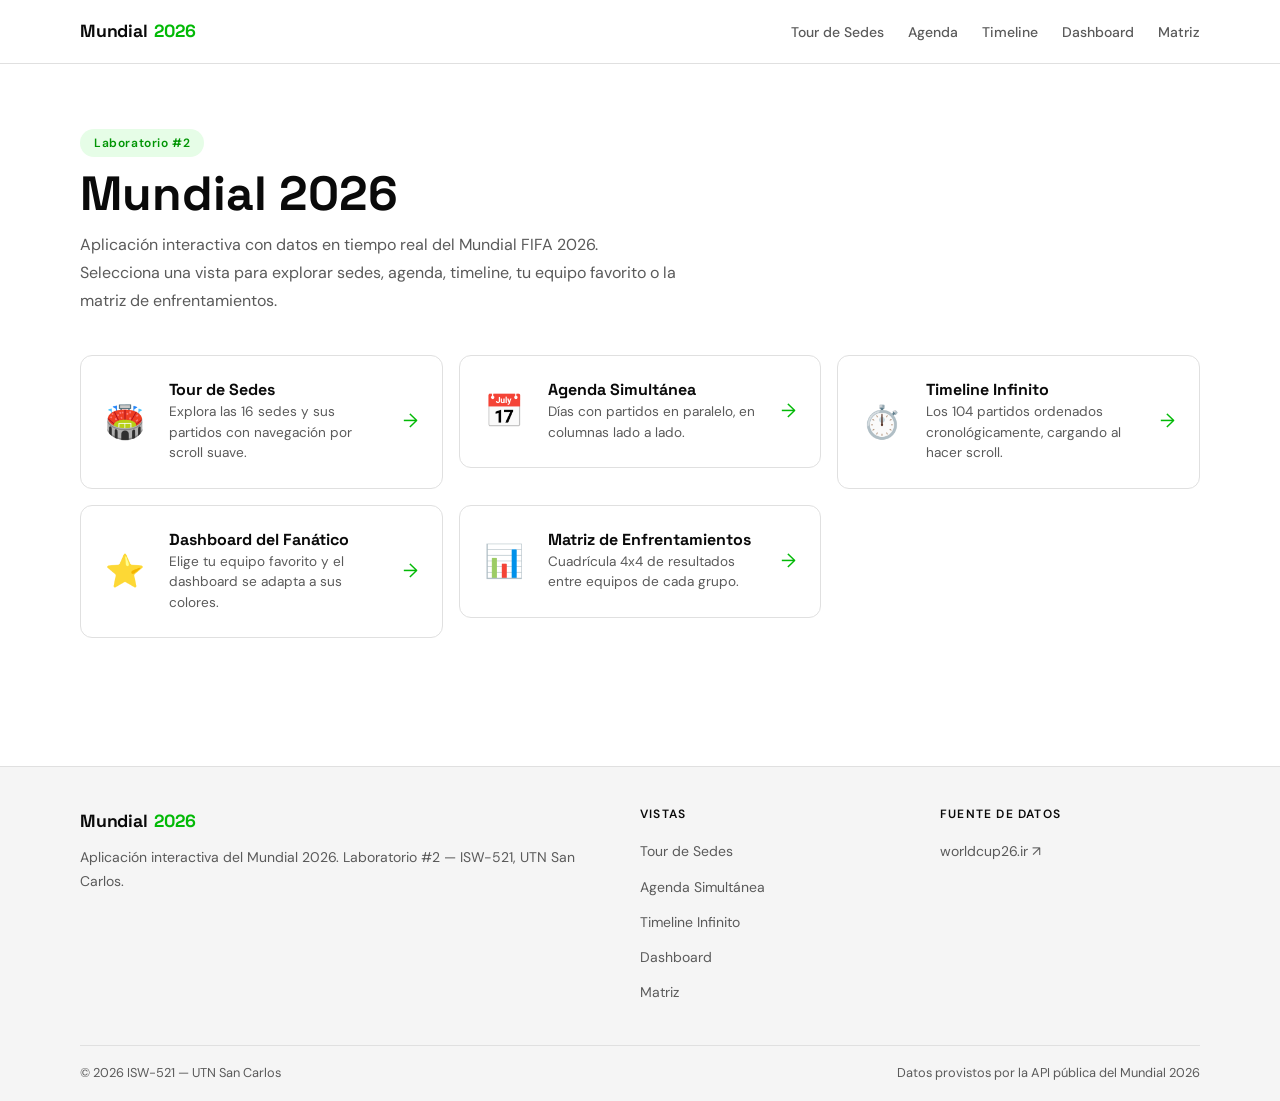
<file: index.html>
<!DOCTYPE html>
<html lang="es">
<head>
  <meta charset="UTF-8">
  <meta name="viewport" content="width=device-width, initial-scale=1.0">
  <meta name="description" content="Mundial 2026 — Aplicación interactiva. ISW-521 Laboratorio #2, UTN San Carlos.">
  <title>Mundial 2026</title>

  <link rel="stylesheet" href="assets/css/styles.css">
  <link rel="stylesheet" href="assets/css/components.css">

  <script src="assets/js/components.js" defer></script>
</head>
<body>

  <nav-bar></nav-bar>

  <main id="main-content">
    <section class="section" aria-labelledby="inicio-titulo">
      <div class="container">

        <header class="section_header">
          <span class="section_badge">Laboratorio #2</span>
          <h1 id="inicio-titulo">Mundial 2026</h1>
          <p>
            Aplicación interactiva con datos en tiempo real del
            Mundial FIFA 2026. Selecciona una vista para explorar
            sedes, agenda, timeline, tu equipo favorito o la
            matriz de enfrentamientos.
          </p>
        </header>

        <!-- Grid de accesos a las 5 vistas — CSS Grid -->
        <nav aria-label="Vistas disponibles">
          <ul class="vistas_grid" role="list">

            <li>
              <a href="pages/tour-sedes.html" class="vista_card" aria-label="Ir al Tour Virtual de Sedes">
                <span class="vista_icono" aria-hidden="true">🏟️</span>
                <div class="vista_info">
                  <h2 class="vista_titulo">Tour de Sedes</h2>
                  <p class="vista_desc">Explora las 16 sedes y sus partidos con navegación por scroll suave.</p>
                </div>
                <span class="vista_flecha" aria-hidden="true">→</span>
              </a>
            </li>

            <li>
              <a href="pages/agenda-simultanea.html" class="vista_card" aria-label="Ir a la Agenda Simultánea">
                <span class="vista_icono" aria-hidden="true">📅</span>
                <div class="vista_info">
                  <h2 class="vista_titulo">Agenda Simultánea</h2>
                  <p class="vista_desc">Días con partidos en paralelo, en columnas lado a lado.</p>
                </div>
                <span class="vista_flecha" aria-hidden="true">→</span>
              </a>
            </li>

            <li>
              <a href="pages/timeline-infinito.html" class="vista_card" aria-label="Ir al Timeline Infinito">
                <span class="vista_icono" aria-hidden="true">⏱️</span>
                <div class="vista_info">
                  <h2 class="vista_titulo">Timeline Infinito</h2>
                  <p class="vista_desc">Los 104 partidos ordenados cronológicamente, cargando al hacer scroll.</p>
                </div>
                <span class="vista_flecha" aria-hidden="true">→</span>
              </a>
            </li>

            <li>
              <a href="pages/dashboard-fanatico.html" class="vista_card" aria-label="Ir al Dashboard del Fanático">
                <span class="vista_icono" aria-hidden="true">⭐</span>
                <div class="vista_info">
                  <h2 class="vista_titulo">Dashboard del Fanático</h2>
                  <p class="vista_desc">Elige tu equipo favorito y el dashboard se adapta a sus colores.</p>
                </div>
                <span class="vista_flecha" aria-hidden="true">→</span>
              </a>
            </li>

            <li>
              <a href="pages/matriz-enfrentamientos.html" class="vista_card" aria-label="Ir a la Matriz de Enfrentamientos">
                <span class="vista_icono" aria-hidden="true">📊</span>
                <div class="vista_info">
                  <h2 class="vista_titulo">Matriz de Enfrentamientos</h2>
                  <p class="vista_desc">Cuadrícula 4x4 de resultados entre equipos de cada grupo.</p>
                </div>
                <span class="vista_flecha" aria-hidden="true">→</span>
              </a>
            </li>

          </ul>
        </nav>

      </div>
    </section>
  </main>

  <site-footer></site-footer>

</body>
</html>
</file>
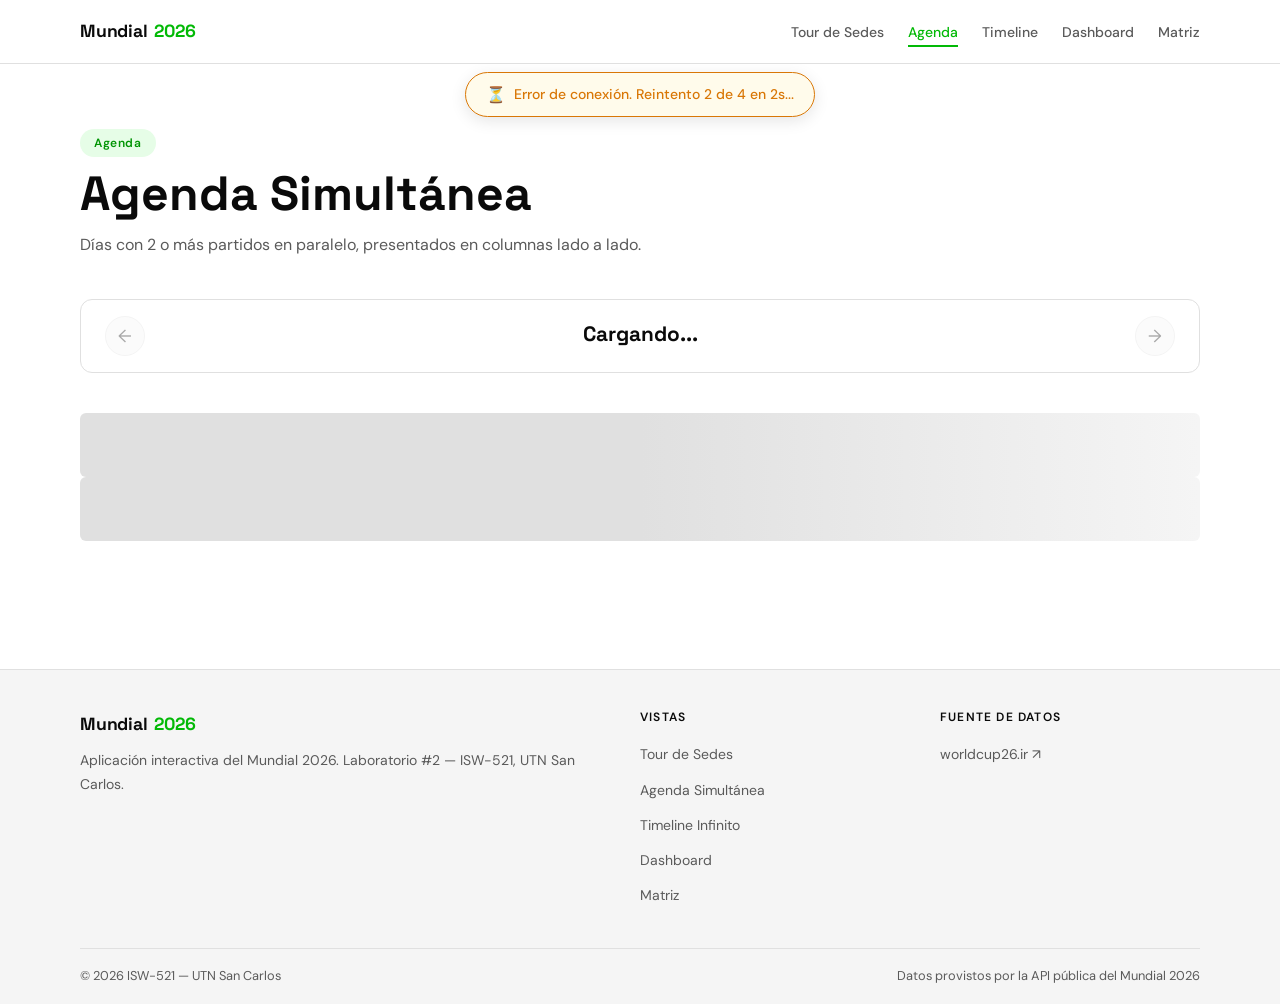
<file: pages/agenda-simultanea.html>
<!DOCTYPE html>
<html lang="es">
<head>
  <meta charset="UTF-8">
  <meta name="viewport" content="width=device-width, initial-scale=1.0">
  <meta name="description" content="Agenda Simultánea — Mundial 2026. Días con partidos en paralelo.">
  <title>Agenda Simultánea</title>

  <link rel="stylesheet" href="../assets/css/styles.css">
  <link rel="stylesheet" href="../assets/css/components.css">
  <link rel="stylesheet" href="../assets/css/pages/agenda.css">
</head>
<body>

  <!-- Elementos globales requeridos por ui.js -->
  <div id="modal_overlay" class="modal_overlay" hidden></div>
  <div id="modal_sesion" class="modal_sesion" hidden role="dialog" aria-modal="false" aria-labelledby="modal_sesion_titulo">
    <span class="modal_sesion_icono" aria-hidden="true">🔒</span>
    <h2 id="modal_sesion_titulo">Sesión expirada</h2>
    <p>Tu sesión ha expirado. Volvé a conectarte para continuar.</p>
    <div class="modal_sesion_acciones">
      <button id="btn_reautenticar" class="btn btn_primary">Volver a conectar</button>
    </div>
  </div>

  <div id="banner_cache" class="banner_cache" hidden role="status" aria-live="polite">
    <span class="banner_cache_icono" aria-hidden="true">⚠️</span>
    <p>Mostrando datos no actualizados (sin conexión)</p>
  </div>

  <div id="banner_countdown" class="banner_countdown" hidden role="status" aria-live="polite">
    <span class="banner_countdown_icono" aria-hidden="true">⏳</span>
    <span id="texto_countdown" class="texto_countdown"></span>
  </div>

  <nav-bar></nav-bar>

  <main id="main-content">
    <section class="section" aria-labelledby="agenda-titulo">
      <div class="container">

        <header class="section_header">
          <span class="section_badge">Agenda</span>
          <h1 id="agenda-titulo">Agenda Simultánea</h1>
          <p>Días con 2 o más partidos en paralelo, presentados en columnas lado a lado.</p>
        </header>

        <!-- Navegación de fechas -->
        <div class="fecha_nav" aria-label="Navegación entre fechas">
          <button
            id="btn_fecha_anterior"
            class="fecha_nav_btn"
            aria-label="Fecha anterior"
            disabled
          >
            ←
          </button>

          <div class="fecha_nav_info">
            <span id="titulo_fecha" class="fecha_nav_titulo" aria-live="polite">
              Cargando...
            </span>
            <span id="contador_fecha" class="fecha_nav_contador" aria-live="polite"></span>
          </div>

          <button
            id="btn_fecha_siguiente"
            class="fecha_nav_btn"
            aria-label="Fecha siguiente"
            disabled
          >
            →
          </button>
        </div>

        <!-- Contenedor del layout dividido -->
        <div
          id="contenedor_agenda"
          aria-live="polite"
          aria-label="Partidos simultáneos de la fecha seleccionada"
        >
          <!-- Renderizado por agenda.js -->
        </div>

      </div>
    </section>
  </main>

  <site-footer></site-footer>

  <script src="../assets/js/components.js"></script>
  <script src="../assets/js/ui.js"></script>
  <script src="../assets/js/api.js"></script>
  <script src="../assets/js/pages/agenda.js"></script>

</body>
</html>
</file>
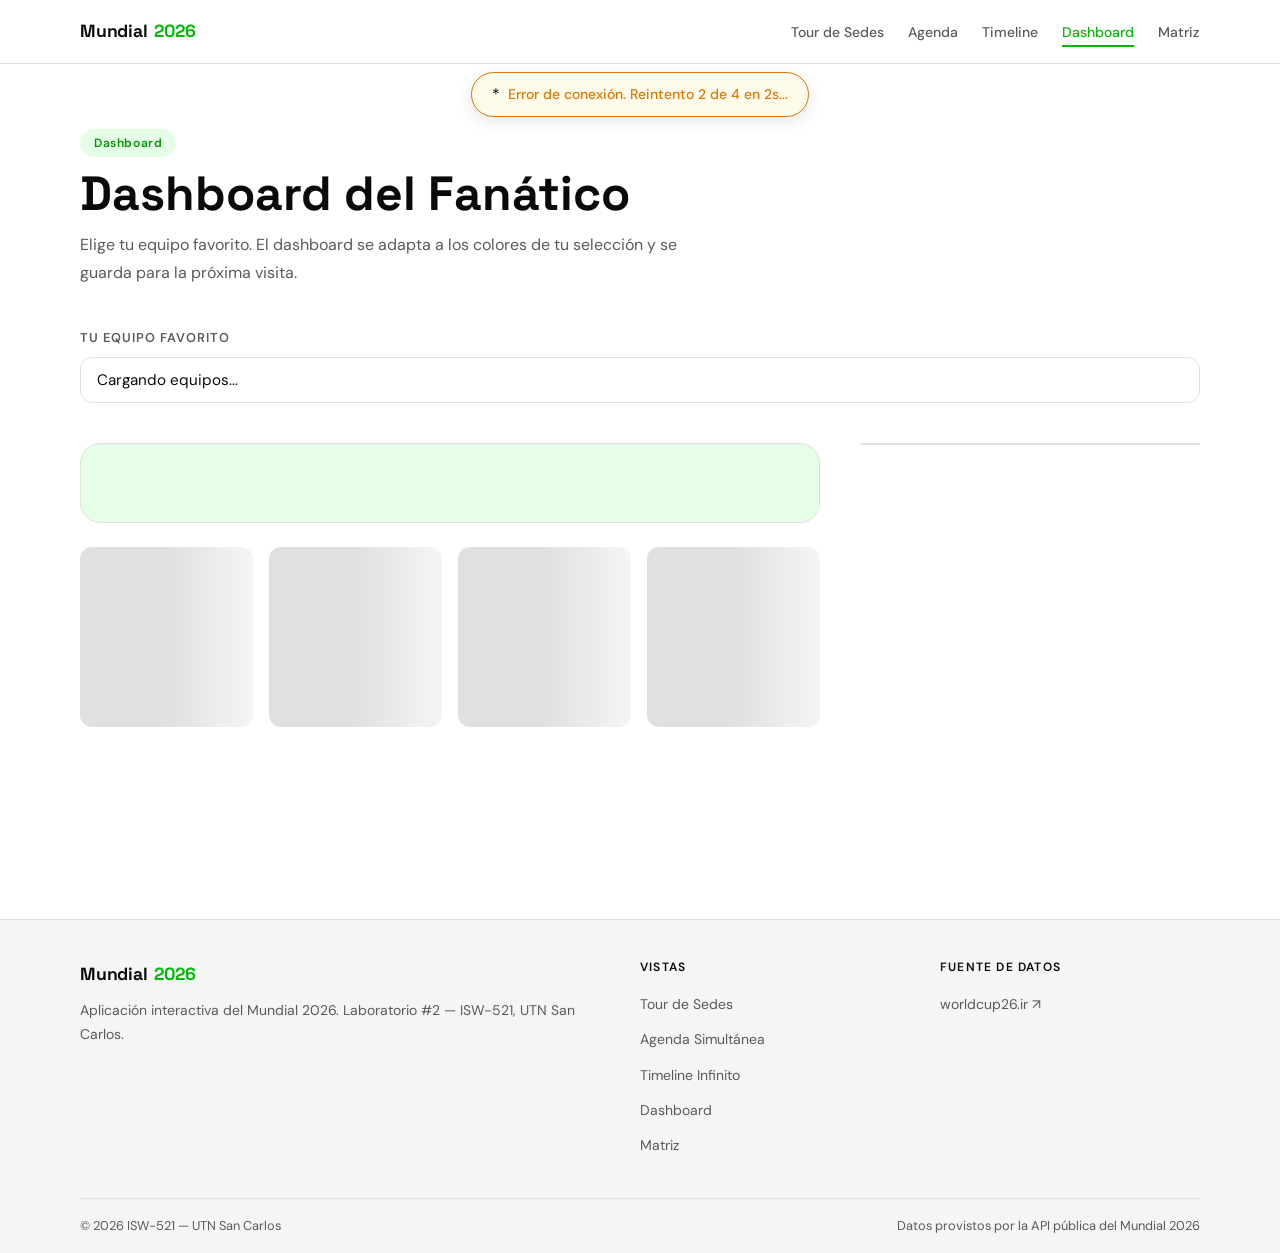
<file: pages/dashboard-fanatico.html>
<!DOCTYPE html>
<html lang="es">
<head>
  <meta charset="UTF-8">
  <meta name="viewport" content="width=device-width, initial-scale=1.0">
  <meta name="description" content="Dashboard del Fanático — Mundial 2026.">
  <title>Dashboard del Fanático</title>
  <link rel="stylesheet" href="../assets/css/styles.css">
  <link rel="stylesheet" href="../assets/css/components.css">
  <link rel="stylesheet" href="../assets/css/pages/dashboard.css">
</head>
<body>

  <div id="modal_overlay" class="modal_overlay" hidden></div>
  <div id="modal_sesion" class="modal_sesion" hidden role="dialog" aria-modal="false" aria-labelledby="modal_sesion_titulo">
    <span class="modal_sesion_icono" aria-hidden="true">🔒</span>
    <h2 id="modal_sesion_titulo">Sesión expirada</h2>
    <p>Tu sesión ha expirado. Volvé a conectarte para continuar.</p>
    <div class="modal_sesion_acciones">
      <button id="btn_reautenticar" class="btn btn_primary">Volver a conectar</button>
    </div>
  </div>

  <div id="banner_cache" class="banner_cache" hidden role="status" aria-live="polite">
    <span class="banner_cache_icono" aria-hidden="true">!</span>
    <p>Mostrando datos no actualizados (sin conexión)</p>
  </div>

  <div id="banner_countdown" class="banner_countdown" hidden role="status" aria-live="polite">
    <span class="banner_countdown_icono" aria-hidden="true">*</span>
    <span id="texto_countdown" class="texto_countdown"></span>
  </div>

  <nav-bar></nav-bar>

  <main id="main-content">
    <section class="section" aria-labelledby="dashboard-titulo">
      <div class="container">

        <header class="section_header">
          <span class="section_badge">Dashboard</span>
          <h1 id="dashboard-titulo">Dashboard del Fanático</h1>
          <p>Elige tu equipo favorito. El dashboard se adapta a los colores de tu selección y se guarda para la próxima visita.</p>
        </header>

        <div class="selector_equipo_wrap">
          <label for="selector_equipo" class="selector_equipo_label">Tu equipo favorito</label>
          <select id="selector_equipo" class="selector_equipo" aria-label="Seleccioná tu equipo favorito">
            <option value="">Cargando equipos...</option>
          </select>
        </div>

        <div class="dashboard_layout">

          <div class="dashboard_main">
            <div id="dashboard_header" class="dashboard_header" aria-live="polite"></div>
            <div id="contenedor_dashboard" class="dashboard_stats_grid" aria-live="polite" aria-label="Estadísticas del equipo"></div>
            <div id="contenedor_partidos_equipo" aria-live="polite" aria-label="Partidos del equipo favorito" style="margin-top: var(--spacing_lg);"></div>
          </div>

          <div class="dashboard_lateral">
            <div id="contenedor_grupo" class="posicion_grupo_wrap" aria-live="polite" aria-label="Posición en el grupo"></div>
          </div>

        </div>
      </div>
    </section>
  </main>

  <site-footer></site-footer>

  <script src="../assets/js/components.js"></script>
  <script src="../assets/js/ui.js"></script>
  <script src="../assets/js/api.js"></script>
  <script src="../assets/js/pages/dashboard.js"></script>
</body>
</html>
</file>
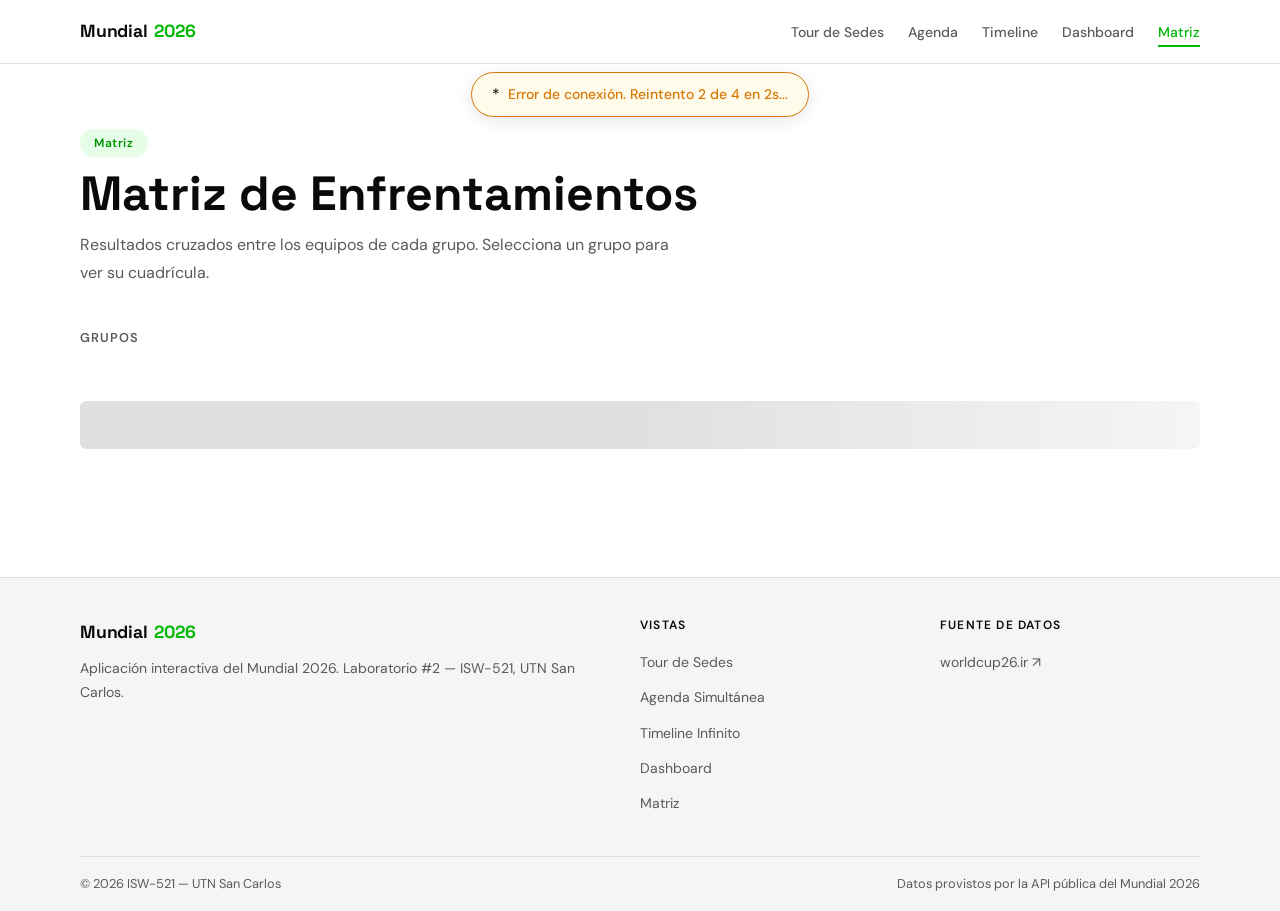
<file: pages/matriz-enfrentamientos.html>
<!DOCTYPE html>
<html lang="es">
<head>
  <meta charset="UTF-8">
  <meta name="viewport" content="width=device-width, initial-scale=1.0">
  <meta name="description" content="Matriz de Enfrentamientos — Mundial 2026. Resultados cruzados entre equipos de cada grupo.">
  <title>Matriz de Enfrentamientos</title>

  <link rel="stylesheet" href="../assets/css/styles.css">
  <link rel="stylesheet" href="../assets/css/components.css">
  <link rel="stylesheet" href="../assets/css/pages/matriz.css">
</head>
<body>

  <!-- Elementos globales requeridos por ui.js -->
  <div id="modal_overlay" class="modal_overlay" hidden></div>
  <div id="modal_sesion" class="modal_sesion" hidden role="dialog" aria-modal="false" aria-labelledby="modal_sesion_titulo">
    <span class="modal_sesion_icono" aria-hidden="true">*</span>
    <h2 id="modal_sesion_titulo">Sesión expirada</h2>
    <p>Tu sesión ha expirado. Vuelve a conectarte para continuar.</p>
    <div class="modal_sesion_acciones">
      <button id="btn_reautenticar" class="btn btn_primary">Volver a conectar</button>
    </div>
  </div>

  <div id="banner_cache" class="banner_cache" hidden role="status" aria-live="polite">
    <span class="banner_cache_icono" aria-hidden="true">!</span>
    <p>Mostrando datos no actualizados (sin conexión)</p>
  </div>

  <div id="banner_countdown" class="banner_countdown" hidden role="status" aria-live="polite">
    <span class="banner_countdown_icono" aria-hidden="true">*</span>
    <span id="texto_countdown" class="texto_countdown"></span>
  </div>

  <nav-bar></nav-bar>

  <main id="main-content">
    <section class="section" aria-labelledby="matriz-titulo">
      <div class="container">

        <header class="section_header">
          <span class="section_badge">Matriz</span>
          <h1 id="matriz-titulo">Matriz de Enfrentamientos</h1>
          <p>
            Resultados cruzados entre los equipos de cada grupo.
            Selecciona un grupo para ver su cuadrícula.
          </p>
        </header>

        <!-- Tabs de grupos -->
        <div class="selector_grupo_wrap">
          <span class="selector_grupo_label" id="grupos_label">Grupos</span>
          <div
            id="grupos_tabs"
            class="grupos_tabs"
            role="tablist"
            aria-labelledby="grupos_label"
          >
            <!-- Renderizado por matriz.js -->
          </div>
        </div>

        <!-- Contenedor de la matriz -->
        <div
          id="contenedor_matriz"
          aria-live="polite"
          aria-label="Matriz de enfrentamientos del grupo seleccionado"
        >
          <!-- Renderizado por matriz.js -->
        </div>

      </div>
    </section>
  </main>

  <site-footer></site-footer>

  <script src="../assets/js/components.js"></script>
  <script src="../assets/js/ui.js"></script>
  <script src="../assets/js/api.js"></script>
  <script src="../assets/js/pages/matriz.js"></script>

</body>
</html>
</file>
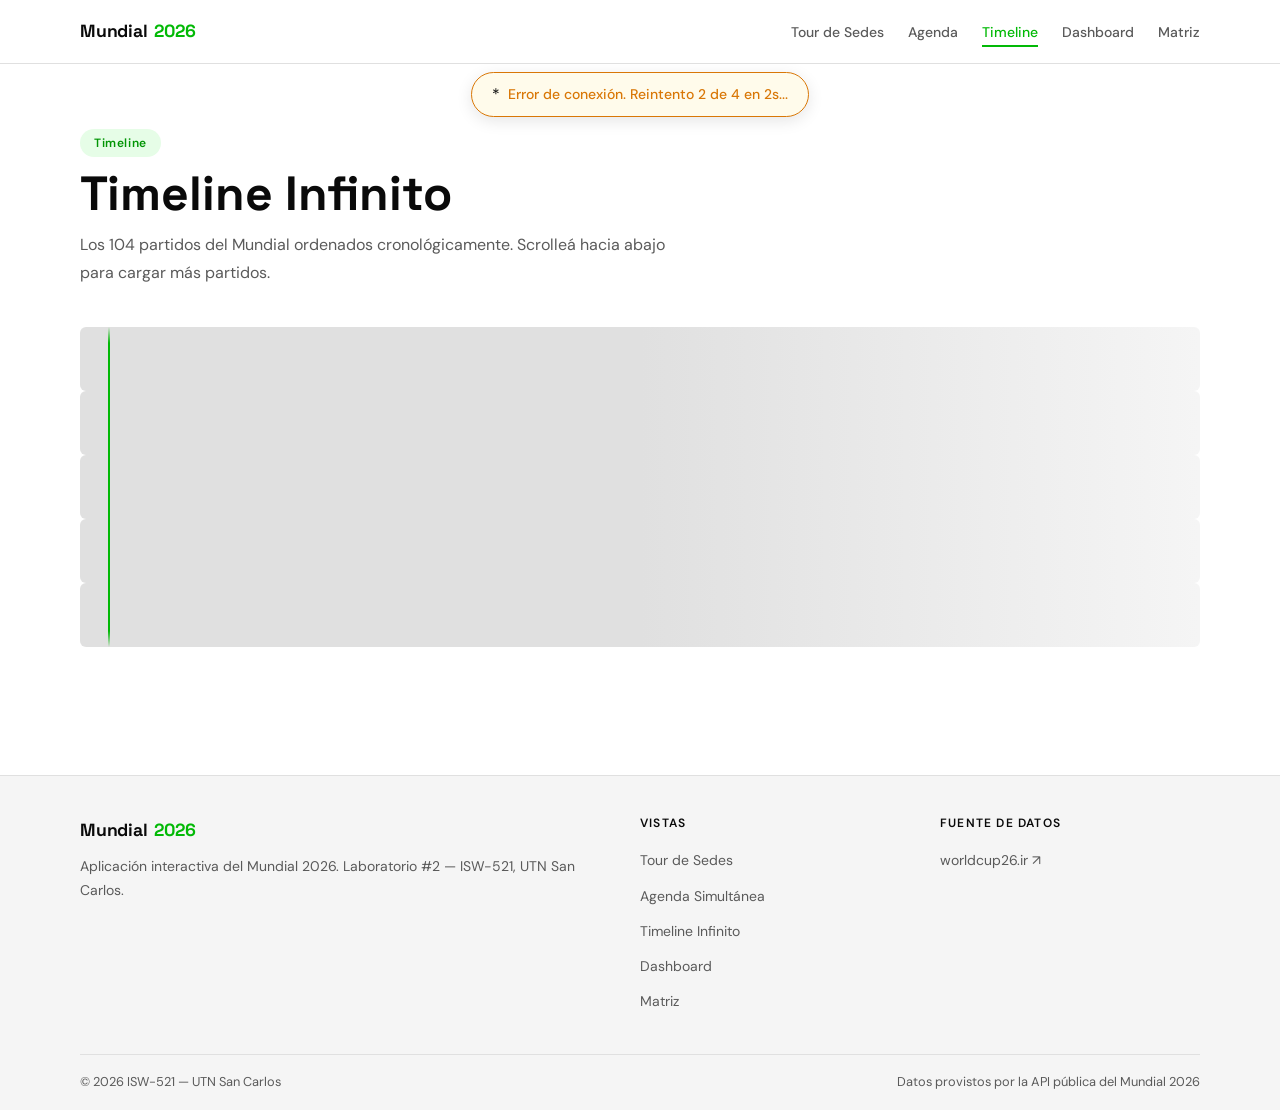
<file: pages/timeline-infinito.html>
<!DOCTYPE html>
<html lang="es">
<head>
  <meta charset="UTF-8">
  <meta name="viewport" content="width=device-width, initial-scale=1.0">
  <meta name="description" content="Timeline Infinito — Mundial 2026. Los 104 partidos en orden cronológico con carga progresiva.">
  <title>Timeline Infinito</title>

  <link rel="stylesheet" href="../assets/css/styles.css">
  <link rel="stylesheet" href="../assets/css/components.css">
  <link rel="stylesheet" href="../assets/css/pages/timeline.css">
</head>
<body>

  <!-- Elementos globales requeridos por ui.js -->
  <div id="modal_overlay" class="modal_overlay" hidden></div>
  <div id="modal_sesion" class="modal_sesion" hidden role="dialog" aria-modal="false" aria-labelledby="modal_sesion_titulo">
    <span class="modal_sesion_icono" aria-hidden="true">*</span>
    <h2 id="modal_sesion_titulo">Sesión expirada</h2>
    <p>Tu sesión ha expirado. Vuelve a conectarte para continuar.</p>
    <div class="modal_sesion_acciones">
      <button id="btn_reautenticar" class="btn btn_primary">Volver a conectar</button>
    </div>
  </div>

  <div id="banner_cache" class="banner_cache" hidden role="status" aria-live="polite">
    <span class="banner_cache_icono" aria-hidden="true">!</span>
    <p>Mostrando datos no actualizados (sin conexión)</p>
  </div>

  <div id="banner_countdown" class="banner_countdown" hidden role="status" aria-live="polite">
    <span class="banner_countdown_icono" aria-hidden="true">*</span>
    <span id="texto_countdown" class="texto_countdown"></span>
  </div>

  <nav-bar></nav-bar>

  <main id="main-content">
    <section class="section" aria-labelledby="timeline-titulo">
      <div class="container">

        <header class="section_header">
          <span class="section_badge">Timeline</span>
          <h1 id="timeline-titulo">Timeline Infinito</h1>
          <p>
            Los 104 partidos del Mundial ordenados cronológicamente.
            Scrolleá hacia abajo para cargar más partidos.
          </p>
        </header>

        <!-- Indicador de cargando más -->
        <div
          id="timeline_cargando_mas"
          class="timeline_cargando_mas"
          hidden
          role="status"
          aria-live="polite"
        >
          <div class="spinner" aria-hidden="true"></div>
          <span class="timeline_cargando_texto">Cargando partidos...</span>
        </div>

        <!-- Contenedor principal del timeline -->
        <div
          id="contenedor_timeline"
          class="timeline_container"
          aria-label="Timeline de partidos del Mundial 2026"
        >
          <!-- Renderizado progresivamente por timeline.js -->

          <!-- Centinela para el IntersectionObserver — siempre al final -->
          <div
            id="timeline_centinela"
            class="timeline_centinela"
            aria-hidden="true"
          ></div>
        </div>

        <!-- Indicador de fin del timeline -->
        <div
          id="timeline_fin"
          class="timeline_fin"
          hidden
          role="status"
          aria-live="polite"
        ></div>

      </div>
    </section>
  </main>

  <site-footer></site-footer>

  <script src="../assets/js/components.js"></script>
  <script src="../assets/js/ui.js"></script>
  <script src="../assets/js/api.js"></script>
  <script src="../assets/js/pages/timeline.js"></script>

</body>
</html>
</file>
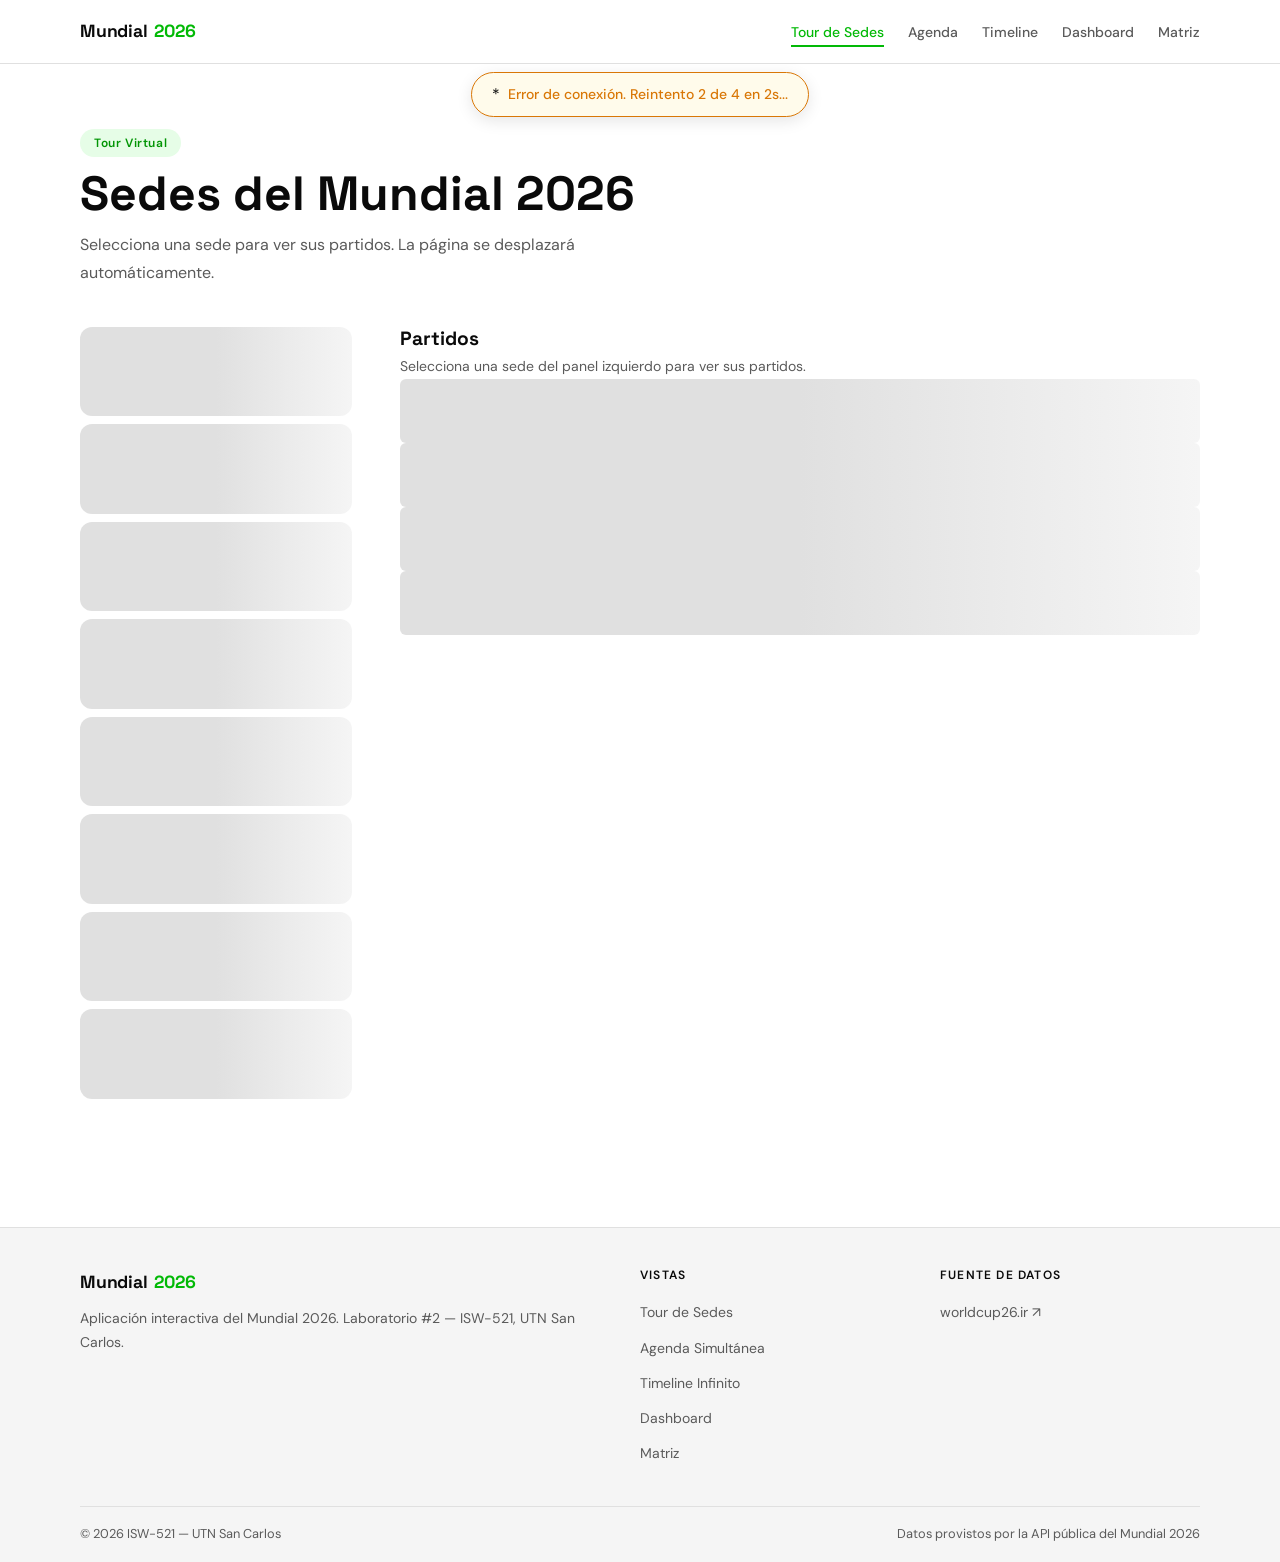
<file: pages/tour-sedes.html>
<!DOCTYPE html>
<html lang="es">
<head>
  <meta charset="UTF-8">
  <meta name="viewport" content="width=device-width, initial-scale=1.0">
  <meta name="description" content="Tour Virtual de Sedes Mundial 2026. Explorá las 16 sedes y sus partidos.">
  <title>Tour de Sedes</title>

  <link rel="stylesheet" href="../assets/css/styles.css">
  <link rel="stylesheet" href="../assets/css/components.css">
  <link rel="stylesheet" href="../assets/css/pages/tour-sedes.css">

</head>
<body>

  <!-- Elementos globales requeridos por ui.js -->
  <div id="modal_overlay" class="modal_overlay" hidden></div>
  <div id="modal_sesion" class="modal_sesion" hidden role="dialog" aria-modal="false" aria-labelledby="modal_sesion_titulo">
    <span class="modal_sesion_icono" aria-hidden="true">*</span>
    <h2 id="modal_sesion_titulo">Sesión expirada</h2>
    <p>Tu sesión ha expirado. Volvé a conectarte para continuar.</p>
    <div class="modal_sesion_acciones">
      <button id="btn_reautenticar" class="btn btn_primary">
        Volver a conectar
      </button>
    </div>
  </div>

  <div id="banner_cache" class="banner_cache" hidden role="status" aria-live="polite">
    <span class="banner_cache_icono" aria-hidden="true">!</span>
    <p>Mostrando datos no actualizados (sin conexión)</p>
  </div>

  <div id="banner_countdown" class="banner_countdown" hidden role="status" aria-live="polite">
    <span class="banner_countdown_icono" aria-hidden="true">*</span>
    <span id="texto_countdown" class="texto_countdown"></span>
  </div>

  <nav-bar></nav-bar>

  <main id="main-content">
    <section class="section" aria-labelledby="tour-titulo">
      <div class="container">

        <header class="section_header">
          <span class="section_badge">Tour Virtual</span>
          <h1 id="tour-titulo">Sedes del Mundial 2026</h1>
          <p>Selecciona una sede para ver sus partidos. La página se desplazará automáticamente.</p>
        </header>

        <div class="tour_layout">

          <!-- Panel de sedes -->
          <div class="sedes_panel" id="contenedor_sedes" aria-label="Lista de sedes" role="list">
            <!-- Renderizado por tour-sedes.js -->
          </div>

          <!-- Panel de partidos -->
          <div>
            <h2 class="partidos_panel_titulo" id="titulo_sede_activa" tabindex="-1">
              Partidos
            </h2>
            <p class="partidos_panel_subtitulo">
              Selecciona una sede del panel izquierdo para ver sus partidos.
            </p>
            <div id="contenedor_partidos" aria-live="polite" aria-label="Partidos de la sede seleccionada">
              <!-- Renderizado por tour-sedes.js -->
            </div>
          </div>

        </div>
      </div>
    </section>
  </main>

  <site-footer></site-footer>

  <script src="../assets/js/components.js"></script>
  <script src="../assets/js/ui.js"></script>
  <script src="../assets/js/api.js"></script>
  <script src="../assets/js/pages/tour-sedes.js"></script>

</body>
</html>
</file>
<file: assets/css/styles.css>
/* Fuentes */
@import url('https://fonts.googleapis.com/css2?family=DM+Sans:wght@300;400;500;600&family=Space+Grotesk:wght@600;700&display=swap');

/* Variables CSS */
:root {
  /* Colores principales */
  --color_primary:      #02B906;
  --color_primary_dark: #019504;
  --color_primary_bg:   #E6FDE7;
  --color_accent:       #FFDB00;
  --color_accent_dark:  #CEB000;

  /* Neutros */
  --color_bg:           #FFFFFF;
  --color_bg_secondary: #F5F5F5;
  --color_bg_card:      #FFFFFF;
  --color_text:         #0A0A0A;
  --color_text_muted:   #5A5A5A;
  --color_border:       #E0E0E0;

  /* Estados de error y advertencia */
  --color_error:        #DC2626;
  --color_error_bg:     #FEF2F2;
  --color_warning:      #D97706;
  --color_warning_bg:   #FFFBEB;
  --color_success:      #059669;
  --color_success_bg:   #ECFDF5;

  /* Sombras */
  --shadow_sm:  0 1px 3px rgba(0,0,0,0.08);
  --shadow_md:  0 4px 16px rgba(0,0,0,0.10);
  --shadow_lg:  0 8px 32px rgba(0,0,0,0.12);

  /* Tipografía */
  --font_body:    'DM Sans', sans-serif;
  --font_display: 'Space Grotesk', sans-serif;

  /* Espaciado */
  --spacing_xs: 0.5rem;
  --spacing_sm: 1rem;
  --spacing_md: 1.5rem;
  --spacing_lg: 2.5rem;
  --spacing_xl: 4rem;

  /* Radios */
  --radius_sm:   6px;
  --radius_md:   12px;
  --radius_lg:   20px;
  --radius_full: 9999px;

  /* Transiciones */
  --transition: 0.2s ease;

  /* Contenedor */
  --container_max: 1200px;
  --container_px:  1.25rem;

  /* Navbar */
  --navbar_h: 64px;
}

/* Reset */
*,
*::before,
*::after {
  box-sizing: border-box;
  margin: 0;
  padding: 0;
}

html {
  scroll-behavior: smooth;
  font-size: 16px;
}

body {
  font-family: var(--font_body);
  font-weight: 400;
  line-height: 1.7;
  color: var(--color_text);
  background-color: var(--color_bg);
  padding-top: var(--navbar_h);
}

img {
  max-width: 100%;
  height: auto;
  display: block;
}

a {
  color: inherit;
  text-decoration: none;
}

ul, ol { list-style: none; }

button {
  cursor: pointer;
  font-family: var(--font_body);
  border: none;
  background: none;
}

[id] {
  scroll-margin-top: calc(var(--navbar_h) + var(--spacing_sm));
}

/* Tipografía */
h1, h2, h3, h4 {
  font-family: var(--font_display);
  line-height: 1.2;
  color: var(--color_text);
}

h1 { font-size: clamp(1.8rem, 4vw, 3rem); }
h2 { font-size: clamp(1.4rem, 3vw, 2.2rem); }
h3 { font-size: clamp(1.1rem, 2.5vw, 1.5rem); }
h4 { font-size: clamp(0.95rem, 2vw, 1.1rem); }

p {
  color: var(--color_text_muted);
  font-size: clamp(0.9rem, 2vw, 1rem);
  line-height: 1.75;
}

/* Contenedor */
.container {
  width: 100%;
  max-width: var(--container_max);
  margin-inline: auto;
  padding-inline: var(--container_px);
}

/* Navbar */
.navbar {
  position: fixed;
  top: 0;
  left: 0;
  right: 0;
  height: var(--navbar_h);
  background-color: var(--color_bg);
  border-bottom: 1px solid var(--color_border);
  z-index: 1000;
  transition: box-shadow var(--transition);
}

.navbar.scrolled {
  box-shadow: var(--shadow_md);
}

.navbar_inner {
  display: flex;
  align-items: center;
  justify-content: space-between;
  height: 100%;
  gap: var(--spacing_sm);
}

/* Logo */
.navbar_logo {
  display: flex;
  align-items: center;
  gap: 0.4rem;
  font-family: var(--font_display);
  font-size: 1.1rem;
  font-weight: 700;
  color: var(--color_text);
  flex-shrink: 0;
  letter-spacing: -0.01em;
}

.navbar_logo span {
  color: var(--color_primary);
}

/* Links desktop — Flexbox */
.navbar_links {
  display: none;
  align-items: center;
  gap: var(--spacing_md);
}

.navbar_links a {
  font-size: 0.875rem;
  font-weight: 500;
  color: var(--color_text_muted);
  padding: 0.25rem 0;
  border-bottom: 2px solid transparent;
  transition: color var(--transition), border-color var(--transition);
  white-space: nowrap;
}

.navbar_links a:hover,
.navbar_links a.active {
  color: var(--color_primary);
  border-bottom-color: var(--color_primary);
}

/* Botón hamburger */
.btn_menu {
  width: 40px;
  height: 40px;
  display: flex;
  flex-direction: column;
  align-items: center;
  justify-content: center;
  gap: 5px;
  border-radius: var(--radius_sm);
  border: 1px solid var(--color_border);
  background: var(--color_bg_secondary);
  flex-shrink: 0;
}

.btn_menu span {
  display: block;
  width: 20px;
  height: 2px;
  background: var(--color_text);
  border-radius: 2px;
  transition: transform var(--transition), opacity var(--transition);
}

.btn_menu.open span:nth-child(1) { transform: translateY(7px) rotate(45deg); }
.btn_menu.open span:nth-child(2) { opacity: 0; }
.btn_menu.open span:nth-child(3) { transform: translateY(-7px) rotate(-45deg); }

/* Menú móvil */
.navbar_mobile {
  display: none;
  flex-direction: column;
  background: var(--color_bg);
  border-top: 1px solid var(--color_border);
  padding: var(--spacing_sm) var(--container_px);
  gap: 0;
  position: fixed;
  top: var(--navbar_h);
  left: 0;
  right: 0;
  z-index: 999;
  box-shadow: var(--shadow_md);
}

.navbar_mobile.open {
  display: flex;
}

.navbar_mobile a {
  padding: 0.75rem 0;
  font-size: 0.95rem;
  font-weight: 500;
  color: var(--color_text_muted);
  border-bottom: 1px solid var(--color_border);
  transition: color var(--transition);
}

.navbar_mobile a:last-child {
  border-bottom: none;
}

.navbar_mobile a:hover,
.navbar_mobile a.active {
  color: var(--color_primary);
}

/* Footer */
.footer {
  background: var(--color_bg_secondary);
  border-top: 1px solid var(--color_border);
  padding: var(--spacing_lg) 0 var(--spacing_sm);
  margin-top: var(--spacing_xl);
}

.footer_grid {
  display: grid;
  grid-template-columns: 1fr;
  gap: var(--spacing_lg);
  margin-bottom: var(--spacing_lg);
}

.footer_brand p {
  margin-top: var(--spacing_xs);
  font-size: 0.875rem;
}

.footer_col h4 {
  font-family: var(--font_body);
  font-size: 0.75rem;
  font-weight: 600;
  letter-spacing: 0.1em;
  text-transform: uppercase;
  color: var(--color_text);
  margin-bottom: var(--spacing_sm);
}

.footer_col ul {
  display: flex;
  flex-direction: column;
  gap: 0.5rem;
}

.footer_col ul a {
  font-size: 0.875rem;
  color: var(--color_text_muted);
  transition: color var(--transition);
}

.footer_col ul a:hover {
  color: var(--color_primary);
}

.footer_bottom {
  padding-top: var(--spacing_sm);
  border-top: 1px solid var(--color_border);
  display: flex;
  flex-direction: column;
  align-items: center;
  gap: 0.4rem;
  text-align: center;
}

.footer_bottom p {
  font-size: 0.8rem;
  color: var(--color_text_muted);
}

/* Botones globales */
.btn {
  display: inline-flex;
  align-items: center;
  gap: 0.5rem;
  padding: 0.65rem 1.5rem;
  border-radius: var(--radius_full);
  font-size: 0.9rem;
  font-weight: 500;
  font-family: var(--font_body);
  transition: background var(--transition), transform var(--transition), box-shadow var(--transition);
  cursor: pointer;
  border: none;
}

.btn:hover {
  transform: translateY(-2px);
  box-shadow: var(--shadow_md);
}

.btn_primary {
  background: var(--color_primary);
  color: #fff;
}

.btn_primary:hover {
  background: var(--color_primary_dark);
}

.btn_outline {
  background: transparent;
  color: var(--color_primary);
  border: 1.5px solid var(--color_primary);
}

.btn_outline:hover {
  background: var(--color_primary_bg);
}

.btn_accent {
  background: var(--color_accent);
  color: #fff;
}

.btn_accent:hover {
  background: var(--color_accent_dark);
}

/* Secciones */
.section {
  padding: var(--spacing_xl) 0;
}

.section_header {
  margin-bottom: var(--spacing_lg);
}

.section_header p {
  max-width: 600px;
  margin-top: var(--spacing_xs);
}

.section_badge {
  display: inline-block;
  padding: 0.25rem 0.875rem;
  background: var(--color_primary_bg);
  color: var(--color_primary_dark);
  border-radius: var(--radius_full);
  font-size: 0.75rem;
  font-weight: 600;
  letter-spacing: 0.05em;
  margin-bottom: var(--spacing_xs);
}

/* Index */
.vistas_grid {
  display: grid;
  grid-template-columns: 1fr;
  gap: var(--spacing_sm);
  margin-top: var(--spacing_lg);
}

.vista_card {
  display: flex;
  align-items: center;
  gap: var(--spacing_md);
  padding: var(--spacing_md);
  background: var(--color_bg_card);
  border: 1.5px solid var(--color_border);
  border-radius: var(--radius_md);
  transition: border-color var(--transition), transform var(--transition), box-shadow var(--transition);
}

.vista_card:hover {
  border-color: var(--color_primary);
  transform: translateY(-2px);
  box-shadow: var(--shadow_md);
}

.vista_icono {
  font-size: 2rem;
  flex-shrink: 0;
}

.vista_info {
  flex: 1;
  min-width: 0;
}

.vista_titulo {
  font-size: 1rem;
  font-weight: 700;
  color: var(--color_text);
  margin-bottom: 0.2rem;
}

.vista_desc {
  font-size: 0.85rem;
  color: var(--color_text_muted);
  line-height: 1.5;
}

.vista_flecha {
  font-size: 1.2rem;
  color: var(--color_primary);
  flex-shrink: 0;
  transition: transform var(--transition);
}

.vista_card:hover .vista_flecha {
  transform: translateX(4px);
}

@media (min-width: 768px) {
  .vistas_grid {
    grid-template-columns: repeat(2, 1fr);
  }
}

@media (min-width: 1024px) {
  .vistas_grid {
    grid-template-columns: repeat(3, 1fr);
  }
}

/* Accesibilidad */
:focus-visible {
  outline: 2px solid var(--color_primary);
  outline-offset: 3px;
  border-radius: var(--radius_sm);
}

@media (prefers-reduced-motion: reduce) {
  *, *::before, *::after {
    animation-duration: 0.01ms !important;
    transition-duration: 0.01ms !important;
    scroll-behavior: auto !important;
  }
}

/* Breakpoints */

/* Tablet: 768px */
@media (min-width: 768px) {
  :root {
    --container_px: 2rem;
  }

  .navbar_links {
    display: flex;
  }

  .btn_menu {
    display: none;
  }

  .footer_grid {
    grid-template-columns: 1.5fr 1fr 1fr;
  }

  .footer_bottom {
    flex-direction: row;
    justify-content: space-between;
    text-align: left;
  }
}

/* Desktop: 1024px */
@media (min-width: 1024px) {
  :root {
    --container_px: 2.5rem;
  }

  .footer_grid {
    grid-template-columns: 2fr 1fr 1fr;
  }
}
</file>
<file: assets/css/components.css>
[hidden] { display: none !important; }

.modal_overlay {
  position: fixed;
  inset: 0;
  background: rgba(0, 0, 0, 0.55);
  z-index: 1100;
  backdrop-filter: blur(4px);
}

/* Modal de sesión expirada (401) */

.modal_sesion {
  position: fixed;
  top: 50%;
  left: 50%;
  transform: translate(-50%, -50%);
  z-index: 1200;
  background: var(--color_bg_card);
  border: 1px solid var(--color_border);
  border-radius: var(--radius_lg);
  padding: var(--spacing_lg);
  width: min(480px, 90vw);
  box-shadow: var(--shadow_lg);
  display: flex;
  flex-direction: column;
  gap: var(--spacing_sm);
}

.modal_sesion_icono {
  font-size: 2.5rem;
  text-align: center;
}

.modal_sesion h2 {
  font-size: 1.2rem;
  text-align: center;
  color: var(--color_text);
}

.modal_sesion p {
  text-align: center;
  font-size: 0.9rem;
}

.modal_sesion_acciones {
  display: flex;
  justify-content: center;
  margin-top: var(--spacing_xs);
}

/* Banner de countdown (429) */

.banner_countdown {
  position: fixed;
  top: calc(var(--navbar_h) + 8px);
  left: 50%;
  transform: translateX(-50%);
  z-index: 900;
  background: var(--color_warning_bg);
  border: 1px solid var(--color_warning);
  border-radius: var(--radius_full);
  padding: 0.5rem 1.25rem;
  display: flex;
  align-items: center;
  gap: 0.5rem;
  box-shadow: var(--shadow_md);
  max-width: min(520px, 90vw);
  width: max-content;
}

.banner_countdown_icono {
  font-size: 1rem;
  flex-shrink: 0;
}

.texto_countdown {
  font-size: 0.875rem;
  font-weight: 500;
  color: var(--color_warning);
  white-space: nowrap;
}

/* Banner de datos no actualizados (caché) */

.banner_cache {
  background: var(--color_warning_bg);
  border: 1px solid var(--color_warning);
  border-radius: var(--radius_md);
  padding: 0.75rem 1rem;
  display: flex;
  align-items: center;
  gap: 0.75rem;
  margin-bottom: var(--spacing_sm);
}

.banner_cache_icono {
  font-size: 1.1rem;
  flex-shrink: 0;
}

.banner_cache p {
  font-size: 0.875rem;
  font-weight: 500;
  color: var(--color_warning);
  margin: 0;
}

/* Skeletons de carga */

@keyframes skeleton_pulse {
  0%   { background-position: -200% 0; }
  100% { background-position: 200% 0; }
}

.skeleton_base {
  background: linear-gradient(
    90deg,
    var(--color_border) 25%,
    var(--color_bg_secondary) 50%,
    var(--color_border) 75%
  );
  background-size: 200% 100%;
  animation: skeleton_pulse 1.5s ease-in-out infinite;
  border-radius: var(--radius_md);
}

/* Variante tipo card - para grids de sedes y partidos */
.skeleton_card {
  height: 180px;
  width: 100%;
}

/* Variante tipo fila - para listas y agenda */
.skeleton_fila {
  height: 64px;
  width: 100%;
  border-radius: var(--radius_sm);
}

/* Variante tipo celda - para la matriz de enfrentamientos */
.skeleton_celda {
  height: 48px;
  width: 100%;
  border-radius: var(--radius_sm);
}

/* Estado de error */

.estado_error {
  display: flex;
  flex-direction: column;
  align-items: center;
  gap: var(--spacing_sm);
  padding: var(--spacing_lg);
  background: var(--color_error_bg);
  border: 1px solid var(--color_error);
  border-radius: var(--radius_md);
  text-align: center;
}

.estado_error_icono {
  font-size: 2rem;
}

.estado_error_mensaje {
  font-size: 0.9rem;
  color: var(--color_error);
  font-weight: 500;
}

.estado_error_btn {
  margin-top: var(--spacing_xs);
  color: var(--color_error);
  border-color: var(--color_error);
}

.estado_error_btn:hover {
  background: var(--color_error_bg);
}

/* Estado vacío */

.estado_vacio {
  display: flex;
  flex-direction: column;
  align-items: center;
  gap: var(--spacing_sm);
  padding: var(--spacing_lg);
  text-align: center;
}

.estado_vacio_icono {
  font-size: 2.5rem;
  opacity: 0.5;
}

.estado_vacio_mensaje {
  font-size: 0.9rem;
  color: var(--color_text_muted);
}

/* Cards genéricas */

/*
  Estilo de card base reutilizable en varias vistas.
  Cada página puede extenderla con clases adicionales.
*/
.card {
  background: var(--color_bg_card);
  border: 1px solid var(--color_border);
  border-radius: var(--radius_md);
  padding: var(--spacing_md);
  transition: transform var(--transition), box-shadow var(--transition);
}

.card:hover {
  transform: translateY(-3px);
  box-shadow: var(--shadow_md);
}

.card_titulo {
  font-family: var(--font_display);
  font-size: 1rem;
  font-weight: 700;
  color: var(--color_text);
  margin-bottom: 0.4rem;
}

.card_subtitulo {
  font-size: 0.82rem;
  color: var(--color_text_muted);
}

/* Badge de estado */

/*
  Badges de estado para partidos: jugado, pendiente, en vivo.
*/
.badge {
  display: inline-block;
  padding: 0.2rem 0.65rem;
  border-radius: var(--radius_full);
  font-size: 0.72rem;
  font-weight: 600;
  letter-spacing: 0.04em;
}

.badge_jugado {
  background: var(--color_success_bg);
  color: var(--color_success);
}

.badge_pendiente {
  background: var(--color_bg_secondary);
  color: var(--color_text_muted);
}

.badge_en_vivo {
  background: var(--color_error_bg);
  color: var(--color_error);
  animation: badge_pulso 1.5s ease-in-out infinite;
}

@keyframes badge_pulso {
  0%, 100% { opacity: 1; }
  50%       { opacity: 0.6; }
}

/* Indicador de carga global */

.spinner {
  width: 18px;
  height: 18px;
  border: 2px solid var(--color_border);
  border-top-color: var(--color_primary);
  border-radius: 50%;
  animation: spinner_girar 0.7s linear infinite;
  flex-shrink: 0;
}

@keyframes spinner_girar {
  to { transform: rotate(360deg); }
}
</file>
<file: assets/css/pages/agenda.css>
.fecha_nav {
  display: flex;
  align-items: center;
  justify-content: space-between;
  gap: var(--spacing_sm);
  margin-bottom: var(--spacing_lg);
  background: var(--color_bg_card);
  border: 1px solid var(--color_border);
  border-radius: var(--radius_md);
  padding: var(--spacing_sm) var(--spacing_md);
}

.fecha_nav_btn {
  display: flex;
  align-items: center;
  justify-content: center;
  width: 40px;
  height: 40px;
  border-radius: var(--radius_full);
  border: 1.5px solid var(--color_border);
  background: var(--color_bg_secondary);
  color: var(--color_text);
  font-size: 1.1rem;
  flex-shrink: 0;
  transition: background var(--transition), border-color var(--transition);
}

.fecha_nav_btn:hover:not(:disabled) {
  background: var(--color_primary_bg);
  border-color: var(--color_primary);
  color: var(--color_primary);
}

.fecha_nav_btn:disabled {
  opacity: 0.35;
  cursor: not-allowed;
}

.fecha_nav_info {
  display: flex;
  flex-direction: column;
  align-items: center;
  gap: 0.2rem;
  flex: 1;
  min-width: 0;
}

.fecha_nav_titulo {
  font-family: var(--font_display);
  font-size: clamp(1rem, 2.5vw, 1.3rem);
  font-weight: 700;
  color: var(--color_text);
  text-align: center;
}

.fecha_nav_contador {
  font-size: 0.78rem;
  color: var(--color_text_muted);
}

.agenda_columnas {
  display: grid;
  grid-template-columns: 1fr;
  gap: var(--spacing_md);
  align-items: start;
}

.agenda_columna {
  display: flex;
  flex-direction: column;
  gap: var(--spacing_xs);
}

.agenda_columna_header {
  display: flex;
  align-items: center;
  justify-content: space-between;
  padding: 0.6rem var(--spacing_sm);
  background: var(--color_primary_bg);
  border-radius: var(--radius_sm);
  border-left: 3px solid var(--color_primary);
}

.agenda_columna_hora {
  font-family: var(--font_display);
  font-size: 0.85rem;
  font-weight: 700;
  color: var(--color_primary);
}

.agenda_columna_fase {
  font-size: 0.72rem;
  color: var(--color_text_muted);
}

/* Card de partido en la agenda  */

.agenda_partido {
  background: var(--color_bg_card);
  border: 1px solid var(--color_border);
  border-radius: var(--radius_md);
  padding: var(--spacing_md);
  display: flex;
  flex-direction: column;
  gap: var(--spacing_sm);
}

.agenda_partido_equipos {
  display: grid;
  grid-template-columns: 1fr auto 1fr;
  align-items: center;
  gap: var(--spacing_xs);
}

.agenda_equipo {
  display: flex;
  flex-direction: column;
  align-items: center;
  gap: 0.2rem;
}

.agenda_equipo_nombre {
  font-size: 0.875rem;
  font-weight: 600;
  color: var(--color_text);
  text-align: center;
  line-height: 1.3;
}

.agenda_equipo_pais {
  font-size: 0.72rem;
  color: var(--color_text_muted);
}

.agenda_marcador {
  font-family: var(--font_display);
  font-size: 1.4rem;
  font-weight: 700;
  color: var(--color_primary);
  text-align: center;
  padding: 0.25rem 0.5rem;
  min-width: 64px;
}

.agenda_vs {
  font-size: 0.78rem;
  font-weight: 600;
  color: var(--color_text_muted);
  text-align: center;
}

.agenda_partido_footer {
  display: flex;
  align-items: center;
  justify-content: space-between;
  padding-top: var(--spacing_xs);
  border-top: 1px solid var(--color_border);
}

.agenda_partido_sede {
  font-size: 0.75rem;
  color: var(--color_text_muted);
  display: flex;
  align-items: center;
  gap: 0.3rem;
}

.agenda_skeleton_grid {
  display: grid;
  grid-template-columns: 1fr;
  gap: var(--spacing_md);
}

.agenda_skeleton_columna {
  display: flex;
  flex-direction: column;
  gap: var(--spacing_xs);
}

/* Estado: solo un partido ese día */

.agenda_un_partido {
  grid-column: 1 / -1;
  text-align: center;
  padding: var(--spacing_lg);
  background: var(--color_bg_secondary);
  border-radius: var(--radius_md);
  border: 1px solid var(--color_border);
}

.agenda_un_partido p {
  font-size: 0.9rem;
  color: var(--color_text_muted);
}

/* Breakpoints */

/* Tablet: 768px */
@media (min-width: 768px) {
  .agenda_columnas {
    grid-template-columns: repeat(auto-fit, minmax(280px, 1fr));
  }

  .agenda_skeleton_grid {
    grid-template-columns: repeat(2, 1fr);
  }
}

/* Desktop: 1024px */
@media (min-width: 1024px) {
  .agenda_columnas {
    grid-template-columns: repeat(auto-fit, minmax(300px, 1fr));
  }
}
</file>
<file: assets/css/pages/dashboard.css>
/* Fix global para hidden (flex) */
[hidden] { display: none !important; }

:root {
  --team_color_primary:   var(--color_primary);
  --team_color_secondary: var(--color_primary_bg);
}

/* Selector de equipo */
.selector_equipo_wrap {
  display: flex;
  flex-direction: column;
  gap: var(--spacing_xs);
  margin-bottom: var(--spacing_lg);
}

.selector_equipo_label {
  font-size: 0.8rem;
  font-weight: 600;
  letter-spacing: 0.08em;
  text-transform: uppercase;
  color: var(--color_text_muted);
}

.selector_equipo {
  width: 100%;
  padding: 0.75rem 1rem;
  font-family: var(--font_body);
  font-size: 0.95rem;
  color: var(--color_text);
  background: var(--color_bg_card);
  border: 1.5px solid var(--color_border);
  border-radius: var(--radius_md);
  cursor: pointer;
  appearance: none;
  transition: border-color var(--transition);
}

.selector_equipo:focus {
  outline: none;
  border-color: var(--team_color_primary);
  box-shadow: 0 0 0 3px rgba(2,185,6,0.15);
}

/* Layout dashboard */
.dashboard_layout {
  display: flex;
  flex-direction: column;
  gap: var(--spacing_lg);
}

.dashboard_main {
  display: flex;
  flex-direction: column;
  gap: var(--spacing_md);
}

/* Header del equipo */
.dashboard_header {
  background: var(--team_color_secondary);
  border: 1px solid var(--color_border);
  border-radius: var(--radius_lg);
  padding: var(--spacing_md);
  display: flex;
  align-items: center;
  justify-content: space-between;
  gap: var(--spacing_sm);
  transition: background var(--transition);
  min-height: 80px;
}

.dashboard_equipo_nombre {
  font-family: var(--font_display);
  font-size: clamp(1.4rem, 4vw, 2rem);
  font-weight: 700;
  color: var(--team_color_primary);
  transition: color var(--transition);
  margin: 0;
}

.dashboard_equipo_grupo {
  font-size: 0.875rem;
  color: var(--color_text_muted);
  margin-top: 0.25rem;
}

/* Grid de stats */
.dashboard_stats_grid {
  display: grid;
  grid-template-columns: repeat(2, 1fr);
  gap: var(--spacing_sm);
}

.stat_card {
  background: var(--color_bg_card);
  border: 1px solid var(--color_border);
  border-radius: var(--radius_md);
  padding: var(--spacing_md);
  text-align: center;
  display: flex;
  flex-direction: column;
  gap: 0.3rem;
  transition: border-color var(--transition);
}

.stat_card:hover {
  border-color: var(--team_color_primary);
}

.stat_card_valor {
  font-family: var(--font_display);
  font-size: 2rem;
  font-weight: 700;
  color: var(--team_color_primary);
  line-height: 1;
  transition: color var(--transition);
}

.stat_card_label {
  font-size: 0.75rem;
  font-weight: 600;
  text-transform: uppercase;
  letter-spacing: 0.08em;
  color: var(--color_text_muted);
}

/* Posición en el grupo */
.posicion_grupo_wrap {
  background: var(--color_bg_card);
  border: 1px solid var(--color_border);
  border-radius: var(--radius_md);
  overflow: hidden;
}

.posicion_grupo_titulo {
  font-size: 0.8rem;
  font-weight: 600;
  letter-spacing: 0.08em;
  text-transform: uppercase;
  color: var(--color_text_muted);
  padding: var(--spacing_sm) var(--spacing_md);
  border-bottom: 1px solid var(--color_border);
  margin: 0;
}

.posicion_tabla {
  width: 100%;
  border-collapse: collapse;
}

.posicion_tabla th {
  font-size: 0.72rem;
  font-weight: 600;
  text-transform: uppercase;
  letter-spacing: 0.06em;
  color: var(--color_text_muted);
  padding: 0.6rem var(--spacing_sm);
  text-align: right;
  background: var(--color_bg_secondary);
}

.posicion_tabla th:first-child { text-align: left; }

.posicion_tabla td {
  padding: 0.75rem var(--spacing_sm);
  font-size: 0.875rem;
  color: var(--color_text);
  text-align: right;
  border-top: 1px solid var(--color_border);
}

.posicion_tabla td:first-child {
  text-align: left;
  font-weight: 600;
}

.posicion_tabla tr.fila_favorito {
  background: var(--team_color_secondary);
}

.posicion_tabla tr.fila_favorito td {
  color: var(--team_color_primary);
  font-weight: 700;
}

.posicion_num {
  display: inline-flex;
  align-items: center;
  justify-content: center;
  width: 22px;
  height: 22px;
  border-radius: 50%;
  font-size: 0.75rem;
  font-weight: 700;
  background: var(--color_bg_secondary);
  color: var(--color_text_muted);
  margin-right: 4px;
}

.posicion_num.primero { background: var(--color_accent); color: #000; }
.posicion_num.segundo { background: var(--color_border); color: var(--color_text); }

/* Partidos del equipo */
.partidos_equipo_titulo {
  font-size: 0.8rem;
  font-weight: 600;
  letter-spacing: 0.08em;
  text-transform: uppercase;
  color: var(--color_text_muted);
  margin-bottom: var(--spacing_sm);
}

.partidos_equipo_lista {
  display: flex;
  flex-direction: column;
  gap: var(--spacing_xs);
}

.partido_equipo_card {
  background: var(--color_bg_card);
  border: 1px solid var(--color_border);
  border-radius: var(--radius_md);
  padding: var(--spacing_sm) var(--spacing_md);
  display: flex;
  align-items: center;
  justify-content: space-between;
  gap: var(--spacing_sm);
  transition: border-color var(--transition);
}

.partido_equipo_card:hover { border-color: var(--team_color_primary); }
.partido_equipo_card.es_local    { border-left: 3px solid var(--team_color_primary); }
.partido_equipo_card.es_visitante { border-right: 3px solid var(--team_color_primary); }

.partido_equipo_rivales {
  font-size: 0.875rem;
  font-weight: 600;
  color: var(--color_text);
  flex: 1;
  min-width: 0;
}

.partido_equipo_marcador {
  font-family: var(--font_display);
  font-size: 1rem;
  font-weight: 700;
  color: var(--team_color_primary);
  white-space: nowrap;
  transition: color var(--transition);
}

.partido_equipo_fecha {
  font-size: 0.75rem;
  color: var(--color_text_muted);
  white-space: nowrap;
}

/* Placeholder inicial */
.dashboard_placeholder {
  display: flex;
  flex-direction: column;
  align-items: center;
  justify-content: center;
  padding: var(--spacing_xl);
  text-align: center;
  border: 2px dashed var(--color_border);
  border-radius: var(--radius_lg);
  gap: var(--spacing_sm);
}

.dashboard_placeholder_icono {
  font-size: 3rem;
  opacity: 0.4;
}

/* Breakpoints */
@media (min-width: 768px) {
  .dashboard_stats_grid { grid-template-columns: repeat(4, 1fr); }
}

@media (min-width: 1024px) {
  .dashboard_layout {
    display: grid;
    grid-template-columns: 1fr 340px;
    gap: var(--spacing_lg);
    align-items: start;
  }

  .dashboard_lateral {
    position: sticky;
    top: calc(var(--navbar_h) + var(--spacing_sm));
  }
}
</file>
<file: assets/css/pages/matriz.css>
/* Selector de grupo */

.selector_grupo_wrap {
  display: flex;
  flex-direction: column;
  gap: var(--spacing_xs);
  margin-bottom: var(--spacing_lg);
}

.selector_grupo_label {
  font-size: 0.8rem;
  font-weight: 600;
  letter-spacing: 0.08em;
  text-transform: uppercase;
  color: var(--color_text_muted);
}

/* Tabs de grupos */
.grupos_tabs {
  display: flex;
  gap: var(--spacing_xs);
  overflow-x: auto;
  padding-bottom: 4px;
  scrollbar-width: none;
}

.grupos_tabs::-webkit-scrollbar {
  display: none;
}

.grupo_tab {
  flex-shrink: 0;
  padding: 0.4rem 1rem;
  border-radius: var(--radius_full);
  border: 1.5px solid var(--color_border);
  background: var(--color_bg_card);
  font-size: 0.82rem;
  font-weight: 600;
  color: var(--color_text_muted);
  cursor: pointer;
  transition: background var(--transition), border-color var(--transition), color var(--transition);
  font-family: var(--font_body);
  white-space: nowrap;
}

.grupo_tab:hover {
  border-color: var(--color_primary);
  color: var(--color_primary);
}

.grupo_tab.activo {
  background: var(--color_primary);
  border-color: var(--color_primary);
  color: #fff;
}

/* Contenedor de la matriz */

.matriz_wrap {
  overflow-x: auto;
  border-radius: var(--radius_md);
  border: 1px solid var(--color_border);
}

/* Tabla de la matriz 4x4 */

/*
  La matriz es una tabla HTML semántica.
  <table> es correcto aquí porque el contenido
  es genuinamente tabular: filas y columnas representan
  equipos y sus resultados cruzados.
*/
.matriz_tabla {
  width: 100%;
  border-collapse: collapse;
  min-width: 420px;
}

/* Encabezados de fila y columna */

.matriz_th_vacio {
  width: 120px;
  min-width: 120px;
  background: var(--color_bg_secondary);
  border-bottom: 1px solid var(--color_border);
  border-right: 1px solid var(--color_border);
}

.matriz_th_columna {
  text-align: center;
  padding: var(--spacing_xs);
  background: var(--color_bg_secondary);
  border-bottom: 1px solid var(--color_border);
  border-right: 1px solid var(--color_border);
  min-width: 90px;
}

.matriz_th_nombre {
  font-size: 0.78rem;
  font-weight: 700;
  color: var(--color_text);
  display: block;
  line-height: 1.3;
}

.matriz_th_fila {
  text-align: left;
  padding: var(--spacing_xs) var(--spacing_sm);
  background: var(--color_bg_secondary);
  border-right: 1px solid var(--color_border);
  border-bottom: 1px solid var(--color_border);
  min-width: 120px;
}

/* Celdas de la matriz */

.matriz_td {
  text-align: center;
  padding: var(--spacing_xs);
  border-right: 1px solid var(--color_border);
  border-bottom: 1px solid var(--color_border);
  min-width: 90px;
  height: 56px;
  vertical-align: middle;
  transition: background var(--transition);
}

/* equipo contra sí mismo */
.matriz_td.diagonal {
  background: repeating-linear-gradient(
    45deg,
    var(--color_bg_secondary),
    var(--color_bg_secondary) 4px,
    var(--color_border) 4px,
    var(--color_border) 8px
  );
  cursor: not-allowed;
}

/* Celda con partido jugado */
.matriz_td.jugado {
  background: var(--color_primary_bg);
}

.matriz_td.jugado:hover {
  background: color-mix(in srgb, var(--color_primary) 15%, white);
}

/* Celda pendiente */
.matriz_td.pendiente {
  background: var(--color_bg_card);
}

.matriz_td.pendiente:hover {
  background: var(--color_bg_secondary);
}

/* Contenido de la celda */

.celda_resultado {
  font-family: var(--font_display);
  font-size: 1rem;
  font-weight: 700;
  color: var(--color_primary);
  line-height: 1;
}

.celda_pendiente {
  font-size: 0.72rem;
  color: var(--color_text_muted);
  font-style: italic;
}

.celda_diagonal {
  font-size: 1rem;
  color: var(--color_border);
}

/* Leyenda de la matriz */

.matriz_leyenda {
  display: flex;
  align-items: center;
  flex-wrap: wrap;
  gap: var(--spacing_sm);
  margin-top: var(--spacing_sm);
  padding: var(--spacing_sm);
  background: var(--color_bg_secondary);
  border-radius: var(--radius_sm);
}

.leyenda_item {
  display: flex;
  align-items: center;
  gap: 0.4rem;
  font-size: 0.78rem;
  color: var(--color_text_muted);
}

.leyenda_muestra {
  width: 20px;
  height: 20px;
  border-radius: var(--radius_sm);
  border: 1px solid var(--color_border);
  flex-shrink: 0;
}

.leyenda_muestra.jugado {
  background: var(--color_primary_bg);
}

.leyenda_muestra.pendiente {
  background: var(--color_bg_card);
}

.leyenda_muestra.diagonal {
  background: repeating-linear-gradient(
    45deg,
    var(--color_bg_secondary),
    var(--color_bg_secondary) 4px,
    var(--color_border) 4px,
    var(--color_border) 8px
  );
}

/* Estado de carga por grupo */

.matriz_cargando {
  display: flex;
  align-items: center;
  justify-content: center;
  padding: var(--spacing_xl);
  gap: var(--spacing_sm);
  color: var(--color_text_muted);
  font-size: 0.9rem;
}

/* Breakpoints */

/* Tablet: 768px */
@media (min-width: 768px) {
  .matriz_th_vacio,
  .matriz_th_fila {
    min-width: 140px;
  }

  .matriz_th_columna,
  .matriz_td {
    min-width: 110px;
  }
}

/* Desktop: 1024px */
@media (min-width: 1024px) {
  .matriz_tabla {
    min-width: unset;
    width: 100%;
  }
}
</file>
<file: assets/css/pages/timeline.css>
/* Contenedor principal del timeline */

.timeline_container {
  display: flex;
  flex-direction: column;
  gap: 0;
  position: relative;
}

.timeline_container::before {
  content: '';
  position: absolute;
  left: 20px;
  top: 0;
  bottom: 0;
  width: 2px;
  background: linear-gradient(
    to bottom,
    transparent,
    var(--color_primary) 5%,
    var(--color_primary) 95%,
    transparent
  );
}

/* Item del timeline */

.timeline_item {
  display: flex;
  gap: var(--spacing_md);
  padding-bottom: var(--spacing_md);
  position: relative;
}

.timeline_punto {
  position: absolute;
  left: 12px;
  top: 20px;
  width: 16px;
  height: 16px;
  border-radius: 50%;
  background: var(--color_primary);
  border: 2px solid var(--color_bg);
  box-shadow: 0 0 0 2px var(--color_primary);
  flex-shrink: 0;
  z-index: 1;
  transition: transform var(--transition);
}

.timeline_item:hover .timeline_punto {
  transform: scale(1.3);
}

/* Espacio izquierdo para que la card no tape la línea */
.timeline_card_wrap {
  margin-left: 44px;
  flex: 1;
}

/* Card de partido en el timeline */

.timeline_card {
  background: var(--color_bg_card);
  border: 1px solid var(--color_border);
  border-radius: var(--radius_md);
  padding: var(--spacing_md);
  display: flex;
  flex-direction: column;
  gap: var(--spacing_xs);
  transition: box-shadow var(--transition), border-color var(--transition);
}

.timeline_card:hover {
  box-shadow: var(--shadow_md);
  border-color: var(--color_primary);
}

.timeline_fecha {
  font-size: 0.75rem;
  font-weight: 600;
  color: var(--color_primary);
  text-transform: uppercase;
  letter-spacing: 0.06em;
}

.timeline_equipos {
  display: flex;
  align-items: center;
  justify-content: space-between;
  gap: var(--spacing_xs);
}

.timeline_equipo {
  font-size: 0.9rem;
  font-weight: 600;
  color: var(--color_text);
  flex: 1;
}

.timeline_equipo_visitante {
  text-align: right;
}

.timeline_resultado {
  font-family: var(--font_display);
  font-size: 1.2rem;
  font-weight: 700;
  color: var(--color_primary);
  text-align: center;
  min-width: 60px;
}

.timeline_vs {
  font-size: 0.78rem;
  color: var(--color_text_muted);
  text-align: center;
  min-width: 60px;
}

.timeline_meta {
  display: flex;
  align-items: center;
  flex-wrap: wrap;
  gap: 0.5rem;
  padding-top: var(--spacing_xs);
  border-top: 1px solid var(--color_border);
}

.timeline_meta_item {
  font-size: 0.72rem;
  color: var(--color_text_muted);
}

/* Separador de fecha */

.timeline_separador {
  display: flex;
  align-items: center;
  gap: var(--spacing_sm);
  margin-left: 44px;
  margin-bottom: var(--spacing_sm);
  margin-top: var(--spacing_xs);
}

.timeline_separador_fecha {
  font-family: var(--font_display);
  font-size: 0.8rem;
  font-weight: 700;
  color: var(--color_text_muted);
  white-space: nowrap;
}

.timeline_separador_linea {
  flex: 1;
  height: 1px;
  background: var(--color_border);
}

/* Centinela del IntersectionObserver */

.timeline_centinela {
  height: 40px;
  width: 100%;
}

/* Indicador de carga de más partidos */

.timeline_cargando_mas {
  display: flex;
  align-items: center;
  justify-content: center;
  gap: var(--spacing_xs);
  padding: var(--spacing_sm);
  color: var(--color_text_muted);
  font-size: 0.875rem;
  margin-left: 44px;
}

/* Estado: todos los partidos cargados */

.timeline_fin {
  text-align: center;
  padding: var(--spacing_md);
  margin-left: 44px;
  color: var(--color_text_muted);
  font-size: 0.875rem;
  border-top: 1px solid var(--color_border);
}
/*
  Estado de error con reintento 
  Si la petición inicial falla, el observer no puede
  quedar esperando. Se muestra error con botón de reintento
  que dispara el backoff exponencial desde api.js.
*/
.timeline_error {
  display: flex;
  flex-direction: column;
  align-items: center;
  gap: var(--spacing_sm);
  padding: var(--spacing_xl);
  text-align: center;
}

/* Breakpoints */

/* Tablet: 768px */
@media (min-width: 768px) {
  .timeline_container::before {
    left: 28px;
  }

  .timeline_punto {
    left: 20px;
    width: 18px;
    height: 18px;
  }

  .timeline_card_wrap {
    margin-left: 60px;
  }

  .timeline_separador {
    margin-left: 60px;
  }

  .timeline_cargando_mas {
    margin-left: 60px;
  }

  .timeline_fin {
    margin-left: 60px;
  }
}

/* Desktop: 1024px */
@media (min-width: 1024px) {
  .timeline_card {
    flex-direction: row;
    align-items: center;
    justify-content: space-between;
  }

  .timeline_equipos {
    flex: 1;
    max-width: 460px;
  }

  .timeline_meta {
    border-top: none;
    padding-top: 0;
    border-left: 1px solid var(--color_border);
    padding-left: var(--spacing_sm);
    flex-direction: column;
    align-items: flex-end;
    min-width: 140px;
  }
}
</file>
<file: assets/css/pages/tour-sedes.css>
/* Layout principal */

.tour_layout {
  display: grid;
  grid-template-columns: 1fr;
  gap: var(--spacing_lg);
  align-items: start;
}

/* Panel de sedes */

.sedes_panel {
  display: flex;
  flex-direction: column;
  gap: var(--spacing_xs);
}

.sedes_panel_titulo {
  font-size: 0.75rem;
  font-weight: 600;
  letter-spacing: 0.1em;
  text-transform: uppercase;
  color: var(--color_text_muted);
  margin-bottom: var(--spacing_xs);
}

/* Botón de sede */

/*
  Cada sede es un botón que al hacer click:
  1- Se marca como activo visualmente
  2- Ejecuta scrollIntoView hacia la sección de partidos
  Flexbox alinea el icono de bandera con el nombre y país.
*/
.sede_btn {
  display: flex;
  align-items: center;
  gap: var(--spacing_sm);
  width: 100%;
  padding: 0.875rem var(--spacing_sm);
  background: var(--color_bg_card);
  border: 1.5px solid var(--color_border);
  border-radius: var(--radius_md);
  text-align: left;
  cursor: pointer;
  transition: border-color var(--transition), background var(--transition), transform var(--transition);
  font-family: var(--font_body);
}

.sede_btn:hover {
  border-color: var(--color_primary);
  background: var(--color_primary_bg);
}

.sede_btn.activa {
  border-color: var(--color_primary);
  background: var(--color_primary_bg);
  box-shadow: 0 0 0 3px rgba(2, 185, 6, 0.15);
}

.sede_btn_icono {
  font-size: 1.5rem;
  flex-shrink: 0;
  line-height: 1;
}

.sede_btn_info {
  display: flex;
  flex-direction: column;
  gap: 0.15rem;
  min-width: 0;
}

.sede_btn_nombre {
  font-size: 0.9rem;
  font-weight: 600;
  color: var(--color_text);
  white-space: nowrap;
  overflow: hidden;
  text-overflow: ellipsis;
}

.sede_btn_pais {
  font-size: 0.78rem;
  color: var(--color_text_muted);
}

.sede_btn_contador {
  margin-left: auto;
  font-size: 0.72rem;
  font-weight: 600;
  color: var(--color_primary);
  background: var(--color_primary_bg);
  border-radius: var(--radius_full);
  padding: 0.2rem 0.55rem;
  flex-shrink: 0;
}

/* Panel de partidos */

.partidos_panel {
  display: flex;
  flex-direction: column;
  gap: var(--spacing_sm);
}

.partidos_panel_titulo {
  font-size: 1.2rem;
  color: var(--color_text);
  scroll-margin-top: calc(var(--navbar_h) + var(--spacing_sm));
}

.partidos_panel_subtitulo {
  font-size: 0.875rem;
  color: var(--color_text_muted);
  margin-top: 0.25rem;
}

/* Card de partido */

.partido_card {
  background: var(--color_bg_card);
  border: 1px solid var(--color_border);
  border-radius: var(--radius_md);
  padding: var(--spacing_md);
  display: flex;
  flex-direction: column;
  gap: var(--spacing_xs);
  transition: box-shadow var(--transition);
}

.partido_card:hover {
  box-shadow: var(--shadow_sm);
}

/* Fila de equipos: local vs visitante */
.partido_equipos {
  display: flex;
  align-items: center;
  justify-content: space-between;
  gap: var(--spacing_sm);
}

.partido_equipo {
  display: flex;
  flex-direction: column;
  align-items: center;
  gap: 0.25rem;
  flex: 1;
  min-width: 0;
}

.partido_equipo_nombre {
  font-size: 0.875rem;
  font-weight: 600;
  color: var(--color_text);
  text-align: center;
  overflow: hidden;
  text-overflow: ellipsis;
  white-space: nowrap;
  width: 100%;
}

.partido_vs {
  font-family: var(--font_display);
  font-size: 0.8rem;
  font-weight: 700;
  color: var(--color_text_muted);
  flex-shrink: 0;
}

.partido_resultado {
  font-family: var(--font_display);
  font-size: 1.5rem;
  font-weight: 700;
  color: var(--color_primary);
  text-align: center;
  letter-spacing: 0.05em;
}

/* Fila de metadatos: fecha, grupo, fase */
.partido_meta {
  display: flex;
  align-items: center;
  flex-wrap: wrap;
  gap: 0.5rem;
  padding-top: var(--spacing_xs);
  border-top: 1px solid var(--color_border);
}

.partido_meta_item {
  font-size: 0.75rem;
  color: var(--color_text_muted);
  display: flex;
  align-items: center;
  gap: 0.25rem;
}

/* sede sin partidos */

/*
  Si /get/games falla pero /get/stadiums funcionó,
  los botones de sedes siguen clicables y este mensaje
  se muestra en el panel de partidos sin bloquear la navegación.
*/
.partidos_error_local {
  background: var(--color_warning_bg);
  border: 1px solid var(--color_warning);
  border-radius: var(--radius_md);
  padding: var(--spacing_md);
  text-align: center;
  display: flex;
  flex-direction: column;
  gap: var(--spacing_xs);
  align-items: center;
}

.partidos_error_local p {
  font-size: 0.9rem;
  color: var(--color_warning);
  font-weight: 500;
}

/* Estado inicial (sin sede seleccionada) */

.partidos_placeholder {
  display: flex;
  flex-direction: column;
  align-items: center;
  justify-content: center;
  padding: var(--spacing_xl) var(--spacing_lg);
  text-align: center;
  border: 2px dashed var(--color_border);
  border-radius: var(--radius_lg);
  gap: var(--spacing_sm);
}

.partidos_placeholder_icono {
  font-size: 3rem;
  opacity: 0.4;
}

.partidos_placeholder p {
  font-size: 0.9rem;
  color: var(--color_text_muted);
  max-width: 280px;
}

/* Breakpoints */

/* Tablet: 768px */
@media (min-width: 768px) {
  .sedes_panel {
    display: grid;
    grid-template-columns: repeat(2, 1fr);
    gap: var(--spacing_xs);
  }

  /* El título ocupa las 2 columnas */
  .sedes_panel_titulo {
    grid-column: 1 / -1;
  }
}

/* Desktop: 1024px */
@media (min-width: 1024px) {

  .tour_layout {
    grid-template-columns: 280px 1fr;
  }

  .sedes_panel {
    display: flex;
    flex-direction: column;
    position: sticky;
    top: calc(var(--navbar_h) + var(--spacing_sm));
    max-height: calc(100vh - var(--navbar_h) - var(--spacing_xl));
    overflow-y: auto;
    padding-right: var(--spacing_xs);
  }

  /*
    Scrollbar estilizada para el panel lateral en desktop.
    Solo webkit — en otros navegadores usa el scrollbar nativo.
  */
  .sedes_panel::-webkit-scrollbar {
    width: 4px;
  }

  .sedes_panel::-webkit-scrollbar-track {
    background: var(--color_bg_secondary);
    border-radius: 2px;
  }

  .sedes_panel::-webkit-scrollbar-thumb {
    background: var(--color_border);
    border-radius: 2px;
  }
}
</file>
